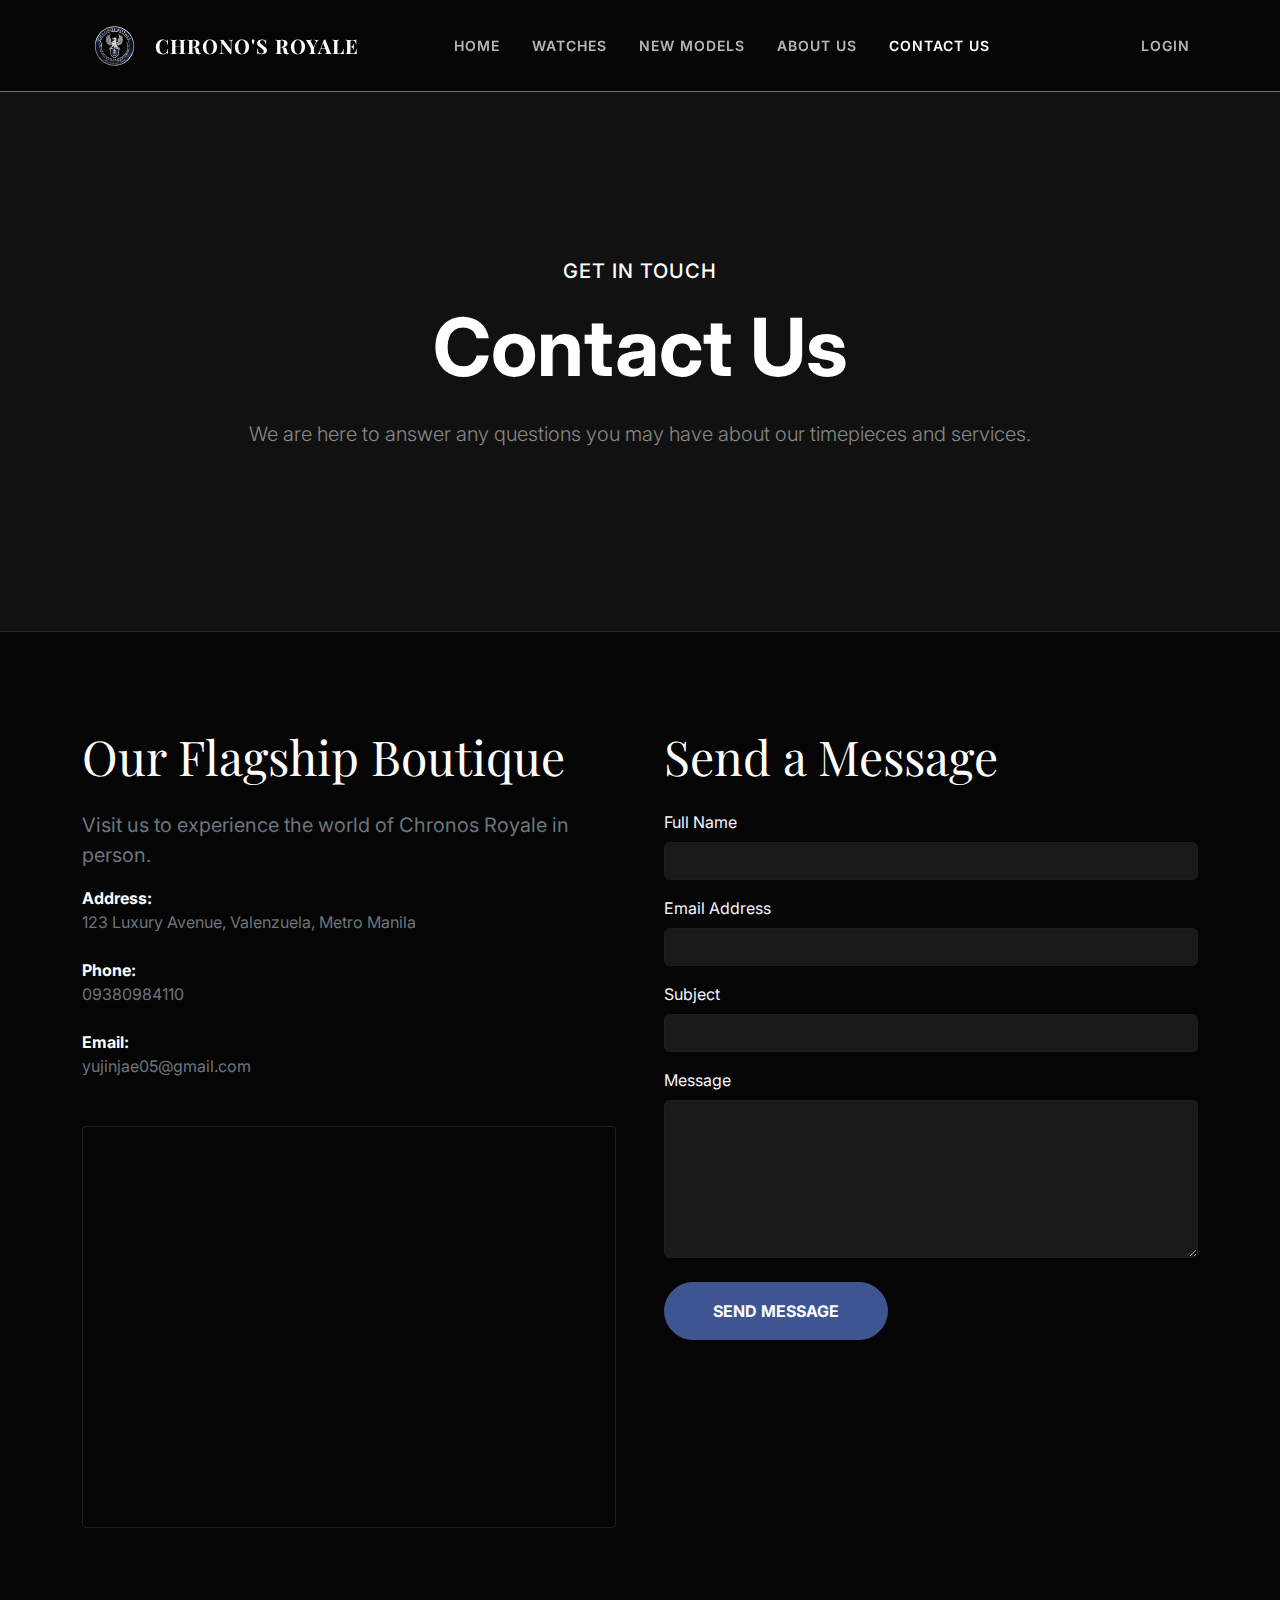
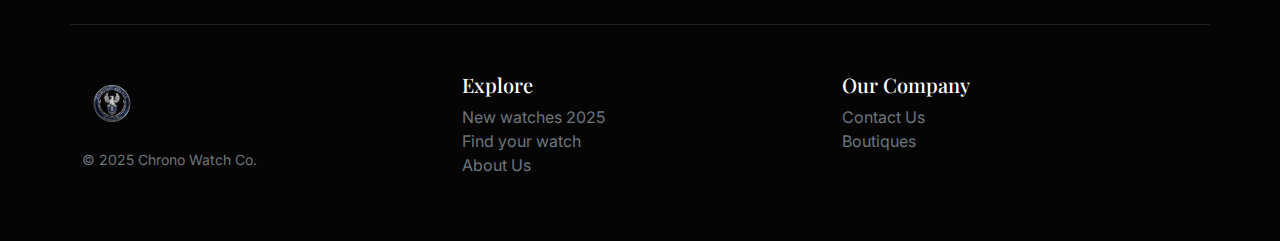
<file: Contacts.html>
<!doctype html>
<html lang="en" data-bs-theme="dark">
  <head>
    <meta charset="utf-8" />
    <meta name="viewport" content="width=device-width, initial-scale=1" />
    <title>Contact Us · Chrono</title>
    <link href="https://fonts.googleapis.com/css2?family=Inter:wght@300;400;600&family=Playfair+Display:ital,wght@0,400;0,700;1,400&display=swap" rel="stylesheet">
    <link href="https://cdn.jsdelivr.net/npm/bootstrap@5.3.2/dist/css/bootstrap.min.css" rel="stylesheet" />
    <link href="product.css" rel="stylesheet" />
    <style>
      :root { --chrono-primary: white; --chrono-secondary:#3f5591; --chrono-primary-hover: #324474; }
      .text-chrono-primary { color: var(--chrono-primary) !important; }
      .btn-chrono-primary { background-color: var(--chrono-secondary); border-color: var(--chrono-secondary); color: #fff; }
      .btn-chrono-primary:hover { background-color: var(--chrono-primary-hover); border-color: var(--chrono-primary-hover); color: #fff; }
      body { background-color: #050505; color: #f5f5ff; font-family: 'Inter', sans-serif; }
      .font-serif { font-family: 'Playfair Display', serif; }
      .ls-1 { letter-spacing: 1px; }
      .contact-hero { position: relative; height: 60vh; display: flex; align-items: center; justify-content: center; text-align: center; border-bottom: 1px solid rgba(255,255,255,0.1); background-color: #111; }
      .map-container { position: relative; overflow: hidden; padding-top: 75%; border-radius: .25rem; border: 1px solid rgba(255,255,255,0.1); }
      .map-container iframe { position: absolute; top: 0; left: 0; width: 100%; height: 100%; border: 0; }
      .form-control { background-color: #1a1a1a; border-color: rgba(255,255,255,0.1); }
      .form-control:focus { background-color: #1a1a1a; border-color: var(--chrono-primary); box-shadow: 0 0 0 0.25rem rgba(63, 85, 145, 0.5); color: #fff; }
      .reveal-up { opacity: 0; transform: translateY(30px); transition: all 1s ease; }
      .reveal-up.visible { opacity: 1; transform: translateY(0); }
    </style>
  </head>
  <body>
    <nav class="navbar navbar-expand-md sticky-top border-bottom border-secondary" data-bs-theme="dark" style="background-color: rgba(5,5,5,0.95); backdrop-filter: blur(10px);">
      <div class="container">
        <a class="navbar-brand d-flex align-items-center" href="index.html">
          <img src="img/Chronosbg.png" alt="Chrono Logo" width="65" height="65" class="me-2">
          <span class="fw-bold text-chrono-primary ls-1 font-serif">CHRONO'S ROYALE</span>
        </a>
        <button class="navbar-toggler" type="button" data-bs-toggle="collapse" data-bs-target="#mainNav"><span class="navbar-toggler-icon"></span></button>
        <div class="collapse navbar-collapse" id="mainNav">
          <ul class="navbar-nav mx-auto text-uppercase small fw-semibold ls-1 align-items-center">
            <li class="nav-item"><a class="nav-link px-3" href="index.html">Home</a></li>
            <li class="nav-item"><a class="nav-link px-3" href="watches.html">Watches</a></li>
            <li class="nav-item"><a class="nav-link px-3" href="new-models.html">New Models</a></li>
            <li class="nav-item"><a class="nav-link px-3" href="about.html">About Us</a></li>
            <li class="nav-item"><a class="nav-link text-white active px-3" href="Contacts.html">Contact Us</a></li>
          </ul>
          <ul class="navbar-nav ms-auto text-uppercase small fw-semibold ls-1"><li class="nav-item"><a class="nav-link" href="login.html">Login</a></li></ul>
        </div>
      </div>
    </nav>
    <main>
      <header class="contact-hero">
        <div class="container reveal-up">
            <h5 class="text-uppercase text-chrono-primary ls-1 mb-3">Get in Touch</h5>
            <h1 class="display-1 fw-bold text-white mb-4">Contact Us</h1>
            <p class="lead text-white-50 fs-5">We are here to answer any questions you may have about our timepieces and services.</p>
        </div>
      </header>
      <section class="py-5 my-5">
        <div class="container">
          <div class="row g-5">
            <div class="col-lg-6 reveal-up">
              <h2 class="display-5 font-serif text-white mb-4">Our Flagship Boutique</h2>
              <p class="text-secondary fs-5">Visit us to experience the world of Chronos Royale in person.</p>
              <div class="mb-4"><strong class="text-white">Address:</strong><br><p class="text-secondary mb-0">123 Luxury Avenue, Valenzuela, Metro Manila</p></div>
              <div class="mb-4"><strong class="text-white">Phone:</strong><br><p class="text-secondary mb-0">09380984110</p></div>
              <div class="mb-5"><strong class="text-white">Email:</strong><br><p class="text-secondary mb-0">yujinjae05@gmail.com</p></div>
              <div class="map-container"><iframe src="https://www.google.com/maps/embed?pb=!1m18!1m12!1m3!1d123504.1481102931!2d120.9168051779932!3d14.717549842429618!2m3!1f0!2f0!3f0!3m2!1i1024!2i768!4f13.1!3m3!1m2!1s0x3397b395561a8c2f%3A0x892451c09848e02!2sValenzuela%2C%20Metro%20Manila!5e0!3m2!1sen!2sph!4v1672613293024!5m2!1sen!2sph" allowfullscreen="" loading="lazy" referrerpolicy="no-referrer-when-downgrade"></iframe></div>
            </div>
            <div class="col-lg-6 reveal-up" style="transition-delay: 0.2s;">
              <h2 class="display-5 font-serif text-white mb-4">Send a Message</h2>
              <form>
                <div class="mb-3"><label for="nameInput" class="form-label">Full Name</label><input type="text" class="form-control" id="nameInput" required></div>
                <div class="mb-3"><label for="emailInput" class="form-label">Email Address</label><input type="email" class="form-control" id="emailInput" required></div>
                <div class="mb-3"><label for="subjectInput" class="form-label">Subject</label><input type="text" class="form-control" id="subjectInput" required></div>
                <div class="mb-4"><label for="messageTextarea" class="form-label">Message</label><textarea class="form-control" id="messageTextarea" rows="6" required></textarea></div>
                <button type="submit" class="btn btn-chrono-primary rounded-pill px-5 py-3 text-uppercase fw-bold">Send Message</button>
              </form>
            </div>
          </div>
        </div>
      </section>
    </main>
    <footer class="container py-5 border-top border-secondary border-opacity-25 mt-5">
       <div class="row">
        <div class="col-12 col-md-4">
          <img src="img/Chronosbg.png" alt="Chrono Logo" width="60" height="60" class="mb-3">
          <small class="d-block mb-3 text-secondary">&copy; 2025 Chrono Watch Co.</small>
        </div>
        <div class="col-6 col-md-4">
          <h5 class="text-white font-serif">Explore</h5>
          <ul class="list-unstyled text-small">
            <li><a class="link-secondary text-decoration-none" href="new-models.html">New watches 2025</a></li>
            <li><a class="link-secondary text-decoration-none" href="watches.html">Find your watch</a></li>
            <li><a class="link-secondary text-decoration-none" href="about.html">About Us</a></li>
          </ul>
        </div>
        <div class="col-6 col-md-4">
          <h5 class="text-white font-serif">Our Company</h5>
          <ul class="list-unstyled text-small">
             <li><a class="link-secondary text-decoration-none" href="contact.html">Contact Us</a></li>
             <li><a class="link-secondary text-decoration-none" href="boutiques.html">Boutiques</a></li>
          </ul>
        </div>
      </div>
    </footer>
    <script src="https://cdn.jsdelivr.net/npm/bootstrap@5.3.2/dist/js/bootstrap.bundle.min.js"></script>
    <script>
      const observer = new IntersectionObserver((entries) => { entries.forEach((entry) => { if (entry.isIntersecting) { entry.target.classList.add('visible'); } }); }, { threshold: 0.1 });
      document.querySelectorAll('.reveal-up').forEach((el) => { observer.observe(el); });
    </script>
  </body>
</html>
</file>
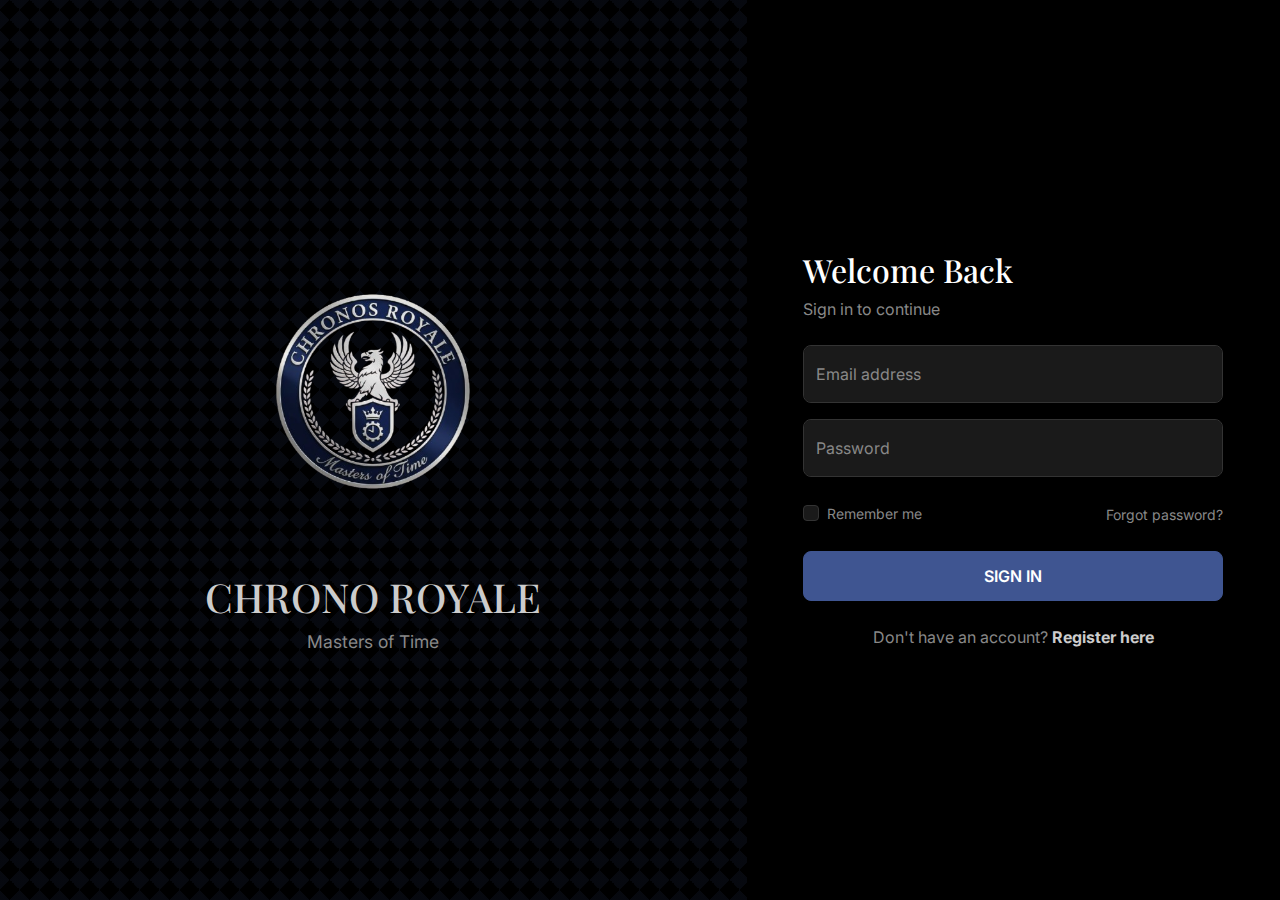
<file: login.html>
<!doctype html>
<html lang="en" data-bs-theme="dark">
  <head>
    <meta charset="utf-8" />
    <meta name="viewport" content="width=device-width, initial-scale=1" />
    <title>Login · Chrono Royale</title>
    <link href="https://fonts.googleapis.com/css2?family=Inter:wght@300;400;600&family=Playfair+Display:ital,wght@0,400;0,700;1,400&display=swap" rel="stylesheet">
    <link href="https://cdn.jsdelivr.net/npm/bootstrap@5.3.2/dist/css/bootstrap.min.css" rel="stylesheet" />
    <style>
      :root {
        --chrono-primary: #3f5591;
        --chrono-primary-hover: #324474;
        --chrono-silver: #cccccc;
        --chrono-black: #000000;
        --chrono-dark-gray: #1a1a1a;
        --chrono-border: #333333;
        --chrono-white: #ffffff;
        --chrono-text-muted: #888888;
      }
      html, body { height: 100%; margin: 0; padding: 0; font-family: 'Inter', sans-serif; background-color: var(--chrono-black); }
      .font-serif { font-family: 'Playfair Display', serif; }
      .main-container, .row { height: 100%; }
      .branding-panel {
        background-color: var(--chrono-black);
        background-image: 
          linear-gradient(135deg, rgba(63, 85, 145, 0.1) 25%, transparent 25%),
          linear-gradient(225deg, rgba(63, 85, 145, 0.1) 25%, transparent 25%),
          linear-gradient(45deg, rgba(63, 85, 145, 0.1) 25%, transparent 25%),
          linear-gradient(315deg, rgba(63, 85, 145, 0.1) 25%, transparent 25%);
        background-size: 20px 20px;
        display: flex; align-items: center; justify-content: center; text-align: center; padding: 2rem;
      }
      .login-panel { background-color: var(--chrono-black); display: flex; align-items: center; justify-content: center; padding: 5rem 2rem; }
      .login-box { width: 100%; max-width: 420px; }
      .form-floating > .form-control { background-color: var(--chrono-dark-gray); border: 1px solid var(--chrono-border); border-radius: 0.5rem; padding: 1rem; color: var(--chrono-white); }
      .form-floating > .form-control:focus { background-color: var(--chrono-dark-gray); border-color: var(--chrono-primary); box-shadow: 0 0 0 0.2rem rgba(63, 85, 145, 0.5); }
      .form-floating > label { color: var(--chrono-text-muted); }
      .form-check-input { background-color: var(--chrono-dark-gray); border: 1px solid var(--chrono-border); }
      .form-check-input:checked { background-color: var(--chrono-primary); border-color: var(--chrono-primary); }
      .btn-login { background-color: var(--chrono-primary); border-color: var(--chrono-primary); color: var(--chrono-white); font-weight: 600; padding: 0.75rem; border-radius: 0.5rem; transition: background-color 0.2s ease; }
      .btn-login:hover { background-color: var(--chrono-primary-hover); border-color: var(--chrono-primary-hover); color: var(--chrono-white); }
      @media (max-width: 767.98px) { .login-panel { border-left: none; } }
    </style>
  </head>
  <body>
    <div class="container-fluid main-container p-0">
      <div class="row g-0">
        <div class="col-md-7 d-none d-md-flex branding-panel">
          <div>
            <img src="img/Chronosbg.png" alt="Chrono Royale Logo" width="320" height="320" class="mb-4">
            <h1 class="font-serif text-white" style="font-size: 2.5rem; color: var(--chrono-silver) !important;">CHRONO ROYALE</h1>
            <p style="font-size: 1.1rem; color: var(--chrono-text-muted);">Masters of Time</p>
          </div>
        </div>
        <div class="col-md-5 login-panel">
          <div class="login-box mx-auto">
            <div class="text-center d-md-none mb-5">
              <img src="img/Chronosbg.png" alt="Chrono Logo" width="100" height="100">
              <h3 class="font-serif mt-3" style="color: var(--chrono-silver);">CHRONO ROYALE</h3>
            </div>
            <div id="loginForm" class="form-container">
              <h2 class="h2 mb-2 font-serif text-white">Welcome Back</h2>
              <p class="mb-4" style="color: var(--chrono-text-muted);">Sign in to continue</p>
              <form>
                <div class="form-floating mb-3"><input type="email" class="form-control" id="loginEmail" placeholder="Email address" required><label for="loginEmail">Email address</label></div>
                <div class="form-floating mb-3"><input type="password" class="form-control" id="loginPassword" placeholder="Password" required><label for="loginPassword">Password</label></div>
                <div class="d-flex justify-content-between align-items-center my-4">
                  <div class="form-check"><input class="form-check-input" type="checkbox" id="rememberMe"><label class="form-check-label small" for="rememberMe" style="color: var(--chrono-text-muted);">Remember me</label></div>
                  <a href="#" class="small text-decoration-none" style="color: var(--chrono-text-muted);">Forgot password?</a>
                </div>
                <button class="btn btn-login w-100 text-uppercase" type="submit">Sign In</button>
              </form>
              <div class="text-center mt-4"><p class="mb-0" style="color: var(--chrono-text-muted);">Don't have an account? <a href="#" id="showRegister" class="fw-bold text-decoration-none" style="color: var(--chrono-silver);">Register here</a></p></div>
            </div>
            <div id="registerForm" class="form-container" style="display: none;">
              <h2 class="h2 mb-2 font-serif text-white">Create Account</h2>
              <p class="mb-4" style="color: var(--chrono-text-muted);">Get started with Chrono Royale</p>
              <form>
                <div class="form-floating mb-3"><input type="text" class="form-control" id="registerName" placeholder="Full Name" required><label for="registerName">Full Name</label></div>
                <div class="form-floating mb-3"><input type="email" class="form-control" id="registerEmail" placeholder="Email address" required><label for="registerEmail">Email address</label></div>
                <div class="form-floating mb-3"><input type="password" class="form-control" id="registerPassword" placeholder="Password" required><label for="registerPassword">Password</label></div>
                <div class="form-floating mb-4"><input type="password" class="form-control" id="confirmPassword" placeholder="Confirm Password" required><label for="confirmPassword">Confirm Password</label></div>
                <button class="btn btn-login w-100 text-uppercase" type="submit">Register</button>
              </form>
              <div class="text-center mt-4"><p class="mb-0" style="color: var(--chrono-text-muted);">Already have an account? <a href="#" id="showLogin" class="fw-bold text-decoration-none" style="color: var(--chrono-silver);">Back to Login</a></p></div>
            </div>
          </div>
        </div>
      </div>
    </div>
    <script>
      const loginForm = document.getElementById('loginForm');
      const registerForm = document.getElementById('registerForm');
      const showRegisterLink = document.getElementById('showRegister');
      const showLoginLink = document.getElementById('showLogin');
      showRegisterLink.addEventListener('click', function(e) { e.preventDefault(); loginForm.style.display = 'none'; registerForm.style.display = 'block'; });
      showLoginLink.addEventListener('click', function(e) { e.preventDefault(); registerForm.style.display = 'none'; loginForm.style.display = 'block'; });
    </script>
    <script src="https://cdn.jsdelivr.net/npm/bootstrap@5.3.2/dist/js/bootstrap.bundle.min.js"></script>
  </body>
</html>
</file>
<file: product.css>
/* 
 * product.css
 * Global Styles & Luxury Animations 
 */

:root {
  --rolex-green: #4f5553;
  --rolex-dark-green: #4f5553;
  --rolex-black: #050505;
  --rolex-gray: #1a1a1a;
  --rolex-silver: #ececec;
  --rolex-gold: #3f5591;
}

body {
  background-color: var(--rolex-black);
  color: #999;
  font-family: 'Inter', sans-serif;
  overflow-x: hidden;
}

/* Typography */
.font-serif {
  font-family: 'Playfair Display', serif;
}
.ls-1 {
  letter-spacing: 1px;
}

/* Navigation Links */
.navbar-nav .nav-link {
  color: rgba(255, 255, 255, 0.7);
  transition: color 0.3s ease;
}
.navbar-nav .nav-link:hover,
.navbar-nav .nav-link.active {
  color: #fff;
}

/* Hero Section Base */
.hero-bg {
  background: radial-gradient(circle at center, #1a1a1a 0%, #000000 100%);
  border-bottom: 1px solid #333;
}

/* 
 * ANIMATIONS: Floating Hero Images 
 */
@keyframes float-1 {
  0% { transform: translateY(0px) rotate(-10deg); }
  50% { transform: translateY(-20px) rotate(-10deg); }
  100% { transform: translateY(0px) rotate(-10deg); }
}

@keyframes float-2 {
  0% { transform: translateY(0px) rotate(15deg); }
  50% { transform: translateY(15px) rotate(15deg); }
  100% { transform: translateY(0px) rotate(15deg); }
}

.product-device {
  position: absolute;
  right: 10%;
  bottom: -15%;
  width: 300px;
  height: 400px; 
  background-size: cover;
  background-position: center;
  border-radius: 20px;
  transform: rotate(-10deg);
  z-index: 1;
  border: 1px solid rgba(255,255,255,0.1);
  box-shadow: 0 20px 50px rgba(0,0,0,0.5);
  animation: float-1 6s ease-in-out infinite;
}

.product-device-2 {
  top: -10%;
  right: auto;
  bottom: 0;
  left: 5%;
  width: 250px;
  height: 350px;
  border-radius: 20px; 
  border: 1px solid rgba(255,255,255,0.1);
  transform: rotate(15deg);
  z-index: 0;
  background-color: #222;
  animation: float-2 7s ease-in-out infinite;
}

/* 
 * Grid & Card Utilities 
 */
.bg-rolex-green { background-color: var(--rolex-green); color: white; }
.bg-dark-gray { background-color: var(--rolex-gray); color: white; }
.bg-black { background-color: #000; color: white; }
.text-rolex-green { color: var(--rolex-green); }

/* Custom Gold Border */
.border-gold {
  border-color: var(--rolex-gold) !important;
}

.flex-equal > * { flex: 1; }
@media (min-width: 768px) {
  .flex-md-equal > * { flex: 1; }
}

/* 
 * Watch Face / Media Hover Effects 
 * (Used on index.html)
 */
.watch-media-wrapper {
  position: relative;
  width: 100%;
  max-width: 350px;
  height: 350px;
  margin: 0 auto;
}

/* This targets the image inside the wrapper on your index page */
.watch-media-wrapper .watch-img {
  transition: transform 0.4s ease; /* Smooth zoom transition */
}

/* The corrected hover effect */
.product-box:hover .watch-img {
  transform: scale(1.1); /* Zoom the image to 110% */
}

/* Button overrides */
.btn-outline-light {
  border-color: rgba(255,255,255,0.4);
  font-size: 0.8rem;
  letter-spacing: 1px;
  transition: all 0.3s ease;
}
.btn-outline-light:hover {
  background-color: white;
  color: black;
  box-shadow: 0 0 15px rgba(255,255,255,0.5);
}
</file>
